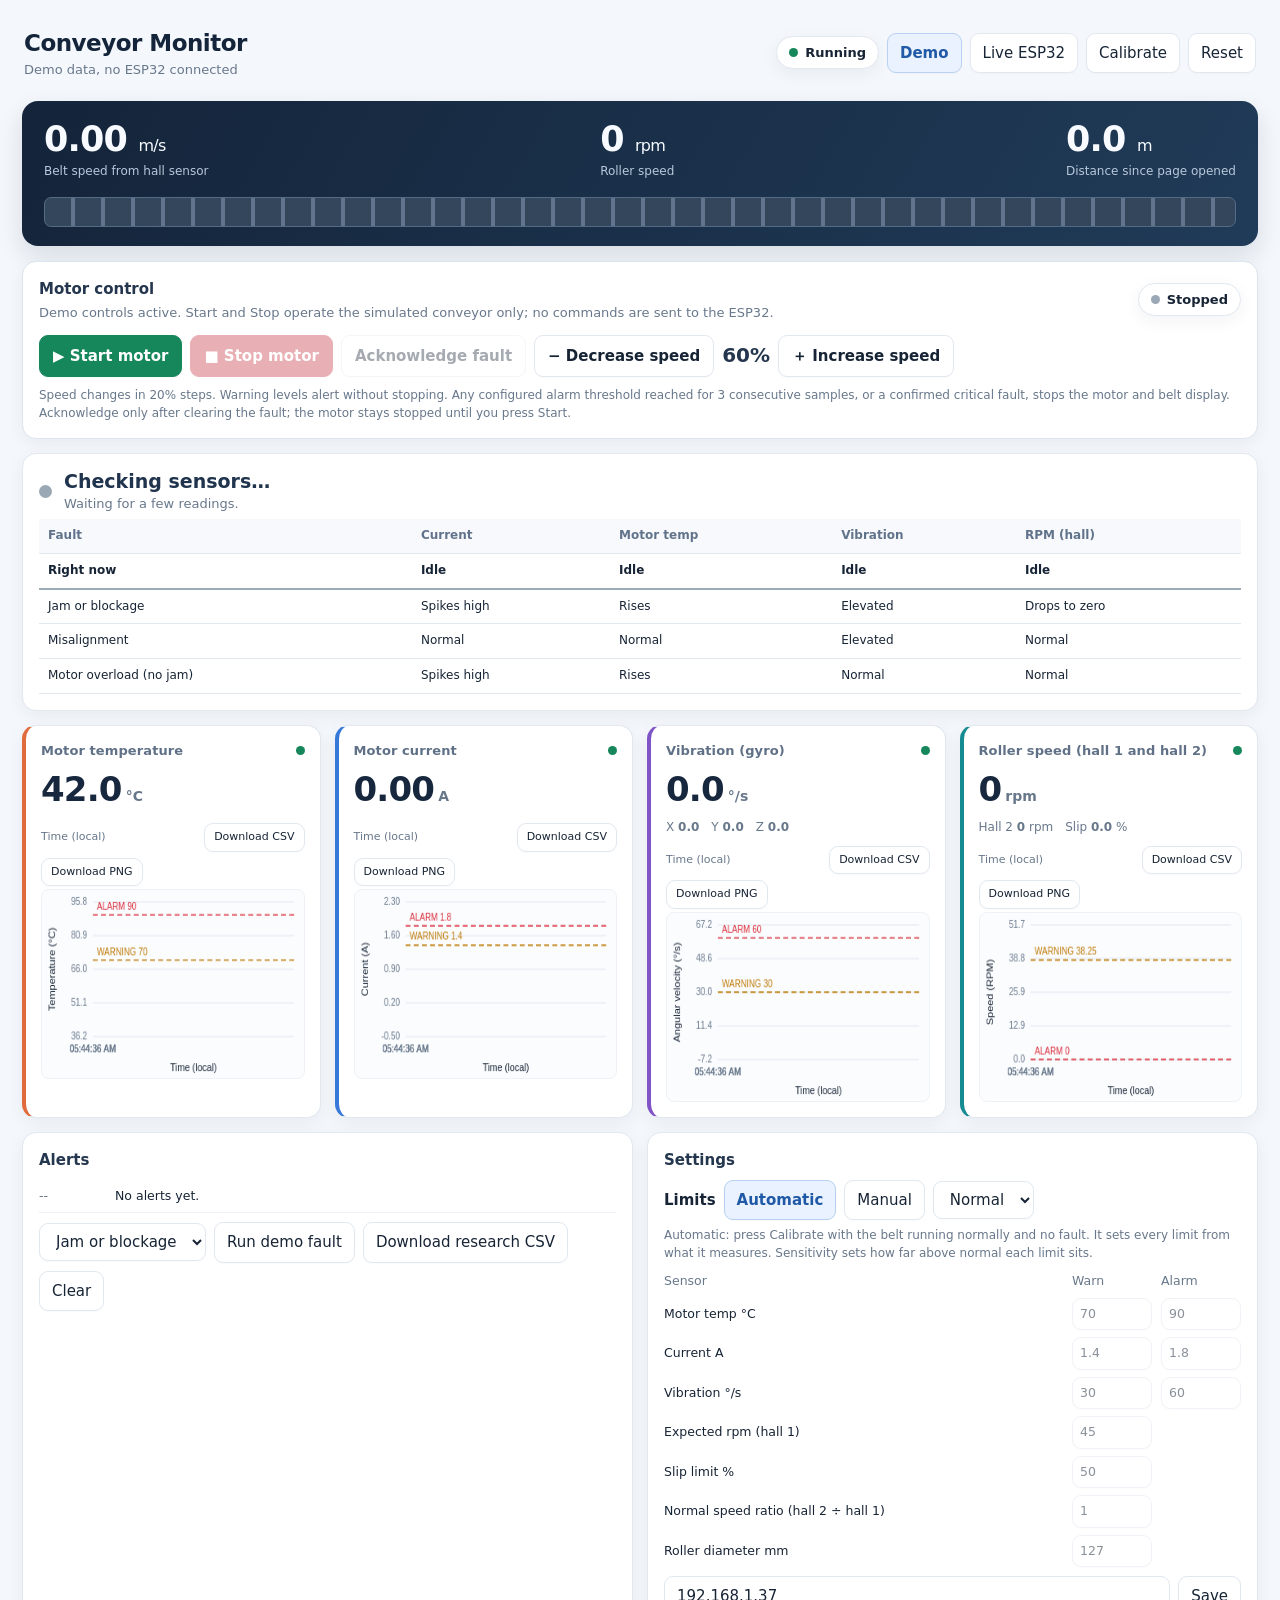
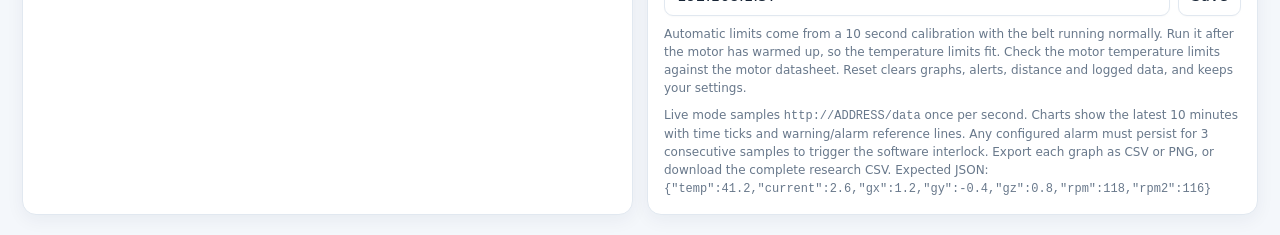
<file: index.html>
<!DOCTYPE html>
<html lang="en">
<head>
<meta charset="utf-8">
<meta name="viewport" content="width=device-width, initial-scale=1">
<title>Conveyor Monitor</title>
<link rel="stylesheet" href="style.css">
</head>
<body>
<header>
  <div>
    <h1>Conveyor Monitor</h1>
    <div class="sub" id="conn">Demo data, no ESP32 connected</div>
  </div>
  <div class="bar">
    <span class="pill" id="state"><span class="dot"></span><span id="stateTxt">Starting</span></span>
    <button id="mDemo" class="on">Demo</button>
    <button id="mLive">Live ESP32</button>
    <button id="cal" title="Run the belt normally and learn its baseline">Calibrate</button>
    <button id="reset" title="Clear graphs, alerts and logged data">Reset</button>
  </div>
</header>

<section id="faultBanner" class="fault-banner" role="alert" aria-live="assertive" hidden>
  <div class="fault-pulse" aria-hidden="true"><span>!</span></div>
  <div class="fault-copy">
    <div class="fault-kicker">CRITICAL SYSTEM ALERT</div>
    <div class="fault-title" id="faultTitle">FAULT DETECTED · MOTOR STOPPED</div>
    <div class="fault-reason" id="faultReason">The conveyor has been stopped automatically.</div>
  </div>
  <div class="fault-actions"><span class="fault-live"><i></i> INTERLOCK ACTIVE</span><span class="fault-hint">Inspect the system, clear the cause, then acknowledge.</span></div>
</section>

<section class="belt" aria-label="Belt status">
  <div class="belt-top">
    <div><div class="big num"><span id="spd">0.00</span> <span style="font-size:16px;font-weight:500">m/s</span></div><div class="lbl">Belt speed from hall sensor</div></div>
    <div><div class="big num"><span id="rpm">0</span> <span style="font-size:16px;font-weight:500">rpm</span></div><div class="lbl">Roller speed</div></div>
    <div><div class="big num"><span id="cnt">0</span> <span style="font-size:16px;font-weight:500">m</span></div><div class="lbl">Distance since page opened</div></div>
  </div>
  <div class="track" id="track"></div>
</section>

<section class="box motor-panel" aria-label="Motor controls">
  <div class="motor-head"><div><h3>Motor control</h3><div class="sub" id="motorStatus">Switch to Live ESP32 to control the physical motor. Demo mode never sends motor commands.</div></div><span class="pill" id="motorPill"><span class="dot"></span><span id="motorPillText">Stopped</span></span></div>
  <div class="motor-actions"><button id="motorStart" class="start-btn">▶ Start motor</button><button id="motorStop" class="stop-btn">■ Stop motor</button><button id="motorAck">Acknowledge fault</button><button id="speedDown">− Decrease speed</button><strong><span id="motorSpeed">60</span>%</strong><button id="speedUp">＋ Increase speed</button></div>
  <div class="note" id="motorNotice">Speed changes in 20% steps. Warning levels alert without stopping. Any configured alarm threshold reached for 3 consecutive samples, or a confirmed critical fault, stops the motor and belt display. Acknowledge only after clearing the fault; the motor stays stopped until you press Start.</div>
</section>

<section class="box dx" aria-live="polite">
  <div class="dxhead"><span class="dot" id="dxDot"></span><div><div class="dxname" id="dxName">Checking sensors…</div><div class="sub" id="dxWhy"></div></div></div>
  <div class="dxchk" id="dxChk"></div>
  <div style="overflow-x:auto"><table id="dxTbl"></table></div>
</section>

<section class="grid">
  <div class="card" id="cTemp" style="--c:var(--c-temp)"><h2>Motor temperature <span class="dot"></span></h2><div class="val num"><span id="vTemp">--</span><small>°C</small></div><div class="chart-meta"><span>Time (local)</span><button data-chart="gTemp" class="csv-chart-btn">Download CSV</button><button data-chart="gTemp" class="png-btn">Download PNG</button></div><canvas id="gTemp"></canvas></div>
  <div class="card" id="cCur" style="--c:var(--c-cur)"><h2>Motor current <span class="dot"></span></h2><div class="val num"><span id="vCur">--</span><small>A</small></div><div class="chart-meta"><span>Time (local)</span><button data-chart="gCur" class="csv-chart-btn">Download CSV</button><button data-chart="gCur" class="png-btn">Download PNG</button></div><canvas id="gCur"></canvas></div>
  <div class="card" id="cVib" style="--c:var(--c-vib)"><h2>Vibration (gyro) <span class="dot"></span></h2><div class="val num"><span id="vVib">--</span><small>°/s</small></div><div class="xyz num"><span>X <b id="gx">0</b></span><span>Y <b id="gy">0</b></span><span>Z <b id="gz">0</b></span></div><div class="chart-meta"><span>Time (local)</span><button data-chart="gVib" class="csv-chart-btn">Download CSV</button><button data-chart="gVib" class="png-btn">Download PNG</button></div><canvas id="gVib"></canvas></div>
  <div class="card" id="cRpm" style="--c:var(--c-spd)"><h2>Roller speed (hall 1 and hall 2) <span class="dot"></span></h2><div class="val num"><span id="vRpm">--</span><small>rpm</small></div><div class="xyz num"><span>Hall 2 <b id="vRpm2">--</b> rpm</span><span>Slip <b id="vSlip">--</b> %</span></div><div class="chart-meta"><span>Time (local)</span><button data-chart="gRpm" class="csv-chart-btn">Download CSV</button><button data-chart="gRpm" class="png-btn">Download PNG</button></div><canvas id="gRpm"></canvas></div>
</section>

<section class="two">
  <div class="box"><h3>Alerts</h3><div id="log"><div><span class="t">--</span><span>No alerts yet.</span></div></div>
    <div class="row"><select id="fsel" aria-label="Demo fault"><option value="jam">Jam or blockage</option><option value="mis">Misalignment</option><option value="over">Motor overload</option></select><button id="fault">Run demo fault</button><button id="csv">Download research CSV</button><button id="clr">Clear</button></div></div>
  <div class="box"><h3>Settings</h3>
    <div class="row" style="margin:0 0 6px"><b>Limits</b><button id="modeAuto">Automatic</button><button id="modeMan">Manual</button><select id="sens" aria-label="Calibration sensitivity"><option value="tight">Tight</option><option value="normal">Normal</option><option value="loose">Loose</option></select></div>
    <div class="note" id="modeNote" style="margin:0 0 10px"></div>
    <div class="set"><span class="h">Sensor</span><span class="h">Warn</span><span class="h">Alarm</span>
      <span>Motor temp °C</span><input id="tw" type="number"><input id="ta" type="number">
      <span>Current A</span><input id="cw" type="number" step="0.1"><input id="ca" type="number" step="0.1">
      <span>Vibration °/s</span><input id="vw" type="number"><input id="va" type="number">
      <span>Expected rpm (hall 1)</span><input id="rn" type="number"><span></span>
      <span>Slip limit %</span><input id="sl" type="number"><span></span>
      <span>Normal speed ratio (hall 2 ÷ hall 1)</span><input id="rr" type="number" step="0.001"><span></span>
      <span>Roller diameter mm</span><input id="dia" type="number"><span></span>
    </div>
    <div class="row"><input id="ip" placeholder="ESP32 address, e.g. 192.168.1.50 (blank = same host)"><button id="save">Save</button></div>
    <div class="note">Automatic limits come from a 10 second calibration with the belt running normally. Run it after the motor has warmed up, so the temperature limits fit. Check the motor temperature limits against the motor datasheet. Reset clears graphs, alerts, distance and logged data, and keeps your settings.</div>
    <div class="note">Live mode samples <code>http://ADDRESS/data</code> once per second. Charts show the latest 10 minutes with time ticks and warning/alarm reference lines. Any configured alarm must persist for 3 consecutive samples to trigger the software interlock. Export each graph as CSV or PNG, or download the complete research CSV. Expected JSON: <code>{"temp":41.2,"current":2.6,"gx":1.2,"gy":-0.4,"gz":0.8,"rpm":118,"rpm2":116}</code></div>
  </div>
</section>

<script src="script.js"></script>
</body>
</html>
</file>
<file: style.css>
:root{
  color-scheme:light;
  --bg:#f4f7fb;--panel:#ffffff;--ink:#172435;--mute:#68788b;--line:#e1e8f0;
  --ok:#16865b;--warn:#bd7800;--bad:#d92d3a;
  --c-temp:#e06b3c;--c-cur:#3679d8;--c-vib:#8054c7;--c-spd:#168b91;
  --belt:#1d2a3a;--belt2:#34465b;--shadow:0 5px 18px rgba(25,45,70,.055)
}
*{box-sizing:border-box}
html,body{margin:0;min-height:100%;background:var(--bg)}
body{color:var(--ink);font:15px/1.48 Inter,ui-sans-serif,system-ui,-apple-system,"Segoe UI",Roboto,sans-serif;padding:22px;max-width:1320px;margin:auto;transition:background .25s ease}
.num{font-variant-numeric:tabular-nums}
header{display:flex;flex-wrap:wrap;gap:14px;align-items:center;justify-content:space-between;margin-bottom:18px;padding:4px 2px}
h1{font-size:23px;letter-spacing:-.5px;margin:0;font-weight:750;color:#14243a}
.sub{color:var(--mute);font-size:13px}
.bar{display:flex;gap:8px;align-items:center;flex-wrap:wrap}
button,input,select{font:inherit;color:var(--ink);background:#fff;border:1px solid var(--line);border-radius:9px;padding:8px 12px;box-shadow:0 1px 2px rgba(20,40,60,.025)}
button{cursor:pointer;transition:transform .15s,border-color .15s,box-shadow .15s}button:hover{border-color:#9aabba;box-shadow:0 3px 10px rgba(25,45,70,.08)}button:active{transform:translateY(1px)}button.on{background:#eaf2ff;color:#2059a6;border-color:#b9d0f2;font-weight:700}
:focus-visible{outline:3px solid #82b4ff;outline-offset:2px}
.pill{display:inline-flex;align-items:center;gap:7px;padding:6px 12px;border-radius:99px;background:#fff;border:1px solid var(--line);font-weight:650;font-size:13px;box-shadow:var(--shadow)}
.dot{width:9px;height:9px;border-radius:50%;background:#9aa8b6;display:inline-block;flex:none}
.s0 .dot,.dot.s0{background:var(--ok)}.s1 .dot,.dot.s1{background:var(--warn)}.s2 .dot,.dot.s2{background:var(--bad)}
.belt{background:linear-gradient(120deg,#14243a,#203b58);border-radius:16px;padding:19px 22px;margin-bottom:15px;color:#f7fbff;box-shadow:0 10px 25px rgba(24,48,76,.13)}
.belt-top{display:flex;justify-content:space-between;flex-wrap:wrap;gap:15px;align-items:baseline}
.belt .big{font-size:35px;font-weight:760;line-height:1.1;letter-spacing:-.8px}.belt .lbl{color:#b8c9db;font-size:12px;margin-top:4px}
.track{height:30px;margin-top:16px;border-radius:7px;background:repeating-linear-gradient(90deg,var(--belt2) 0 26px,#60758d 26px 30px);background-size:30px 100%;border:1px solid #536b84}
.grid{display:grid;grid-template-columns:repeat(auto-fit,minmax(270px,1fr));gap:14px}
.card{background:var(--panel);border:1px solid var(--line);border-radius:14px;padding:15px;border-left:4px solid var(--c);box-shadow:var(--shadow);transition:border-color .2s,box-shadow .2s}
.card.s1{box-shadow:inset 0 0 0 1px #f3c56c,var(--shadow)}.card.s2{box-shadow:inset 0 0 0 1px #f2a0a6,var(--shadow)}
.card h2{font-size:13px;margin:0;font-weight:650;color:#607187;display:flex;justify-content:space-between;align-items:center;letter-spacing:.1px}
.val{font-size:34px;font-weight:760;letter-spacing:-.8px;margin:4px 0 0;color:#17283e}.val small{font-size:14px;color:var(--mute);font-weight:550;margin-left:4px;letter-spacing:0}
canvas{width:100%;height:90px;display:block;margin-top:8px}
.xyz{display:flex;gap:12px;color:var(--mute);font-size:12px;margin-top:5px;flex-wrap:wrap}
.two{display:grid;grid-template-columns:1fr 1fr;gap:14px;margin-top:14px}
@media(max-width:760px){body{padding:13px}.two{grid-template-columns:1fr}header{align-items:flex-start}.belt{padding:17px}.belt .big{font-size:30px}}
.box{background:var(--panel);border:1px solid var(--line);border-radius:14px;padding:16px;box-shadow:var(--shadow)}
.box h3{margin:0 0 9px;font-size:15px;color:#24374e}
#log{max-height:220px;overflow:auto;font-size:12.5px}
#log div{padding:7px 0;border-bottom:1px solid #edf1f5;display:flex;gap:8px;align-items:flex-start}
#log .t{color:var(--mute);min-width:68px;font-variant-numeric:tabular-nums}
.set{display:grid;grid-template-columns:1fr 80px 80px;gap:7px 9px;align-items:center;font-size:12.5px}
.set input{width:100%;padding:6px 7px}
.set .h{color:var(--mute)}
.row{display:flex;gap:8px;margin-top:9px;flex-wrap:wrap;align-items:center}
.row input{flex:1;min-width:140px}
.note{color:var(--mute);font-size:12px;margin-top:9px;line-height:1.5}
.dx{margin-bottom:14px;margin-top:14px}.dxhead{display:flex;gap:12px;align-items:center}.dxname{font-size:19px;font-weight:750;line-height:1.25;color:#20344d}#dxDot{width:13px;height:13px;flex:none}.dxchk{margin:8px 0 10px;font-weight:550;color:#53657a}.dxchk:empty{display:none}
table{border-collapse:collapse;width:100%;min-width:560px;font-size:12px;margin-top:6px}th,td{text-align:left;padding:8px 9px;border-bottom:1px solid var(--line)}th{color:#61738a;font-weight:650;background:#f7f9fc}tr.now td{font-weight:700;border-bottom:2px solid #9aabba}tr.hit td{background:#fff0f1;color:#8f1f2a;font-weight:700}
button:disabled,input:disabled,select:disabled{opacity:.5;cursor:not-allowed}
.motor-panel{margin:14px 0;background:#fff;border-color:#dbe5ef}.motor-head{display:flex;justify-content:space-between;gap:12px;align-items:center}.motor-head h3{margin:0 0 3px}.motor-actions{display:flex;gap:8px;align-items:center;flex-wrap:wrap;margin-top:13px}.motor-actions strong{font-size:20px;font-variant-numeric:tabular-nums;color:#24374e}.motor-actions button{font-weight:650;padding:9px 13px}.start-btn{background:#16865b;color:#fff;border-color:#16865b}.stop-btn{background:#c52f3c;color:#fff;border-color:#c52f3c}.motor-actions button:disabled{opacity:.38}.chart-meta{display:flex;justify-content:flex-start;align-items:center;flex-wrap:wrap;gap:6px;color:var(--mute);font-size:11px;margin-top:9px}.chart-meta span{margin-right:auto}.chart-meta button{font-size:11px;padding:5px 9px;flex:0 0 auto;white-space:nowrap}canvas{height:190px!important;margin-top:3px;background:#fbfcfe;border:1px solid #eef2f6;border-radius:8px}.card{min-width:0}.motor-head .pill{white-space:nowrap}
/* High-visibility fault state */
.fault-banner{display:flex;align-items:center;gap:16px;margin:0 0 16px;padding:16px 18px;border:2px solid #e12d3c;border-radius:14px;background:linear-gradient(105deg,#fff0f1,#fff8f8 62%,#fff);box-shadow:0 0 0 4px rgba(225,45,60,.08),0 8px 24px rgba(190,25,42,.12);color:#7f1722;animation:faultGlow 1.25s ease-in-out infinite}
.fault-banner[hidden]{display:none!important}
.fault-pulse{width:46px;height:46px;flex:none;border-radius:50%;display:grid;place-items:center;background:#d92d3a;color:white;font-size:29px;font-weight:850;box-shadow:0 0 0 0 rgba(217,45,58,.42);animation:faultPulse 1.1s ease-out infinite}
.fault-copy{min-width:0;flex:1}.fault-kicker{font-size:10px;font-weight:850;letter-spacing:1.5px;color:#bd2634}.fault-title{font-size:18px;font-weight:900;letter-spacing:.25px;line-height:1.25;margin:2px 0 3px}.fault-reason{font-size:13px;color:#762a32}.fault-actions{display:flex;flex-direction:column;gap:5px;align-items:flex-end;text-align:right}.fault-live{font-size:10px;font-weight:900;letter-spacing:.8px;color:#b51f2c;white-space:nowrap}.fault-live i{display:inline-block;width:8px;height:8px;background:#d92d3a;border-radius:50%;margin-right:5px;animation:dotBlink .8s steps(2,end) infinite}.fault-hint{font-size:11px;color:#8c4a50;max-width:230px}
body.fault-active{background:#fff7f7;box-shadow:inset 0 0 0 5px rgba(217,45,58,.16);animation:pageAlert 1.25s ease-in-out infinite}
body.fault-active .belt{border:2px solid #df3442;box-shadow:0 0 0 4px rgba(217,45,58,.09),0 10px 25px rgba(24,48,76,.13)}
body.fault-active #motorPill{background:#fff0f1;border-color:#e59aa1;color:#a21f2b}
@keyframes faultGlow{0%,100%{box-shadow:0 0 0 3px rgba(225,45,60,.06),0 7px 18px rgba(190,25,42,.08)}50%{box-shadow:0 0 0 7px rgba(225,45,60,.13),0 9px 26px rgba(190,25,42,.17)}}
@keyframes faultPulse{0%{box-shadow:0 0 0 0 rgba(217,45,58,.42)}75%,100%{box-shadow:0 0 0 13px rgba(217,45,58,0)}}
@keyframes dotBlink{50%{opacity:.2}}
@keyframes pageAlert{0%,100%{box-shadow:inset 0 0 0 3px rgba(217,45,58,.07)}50%{box-shadow:inset 0 0 0 5px rgba(217,45,58,.19)}}
@media(max-width:680px){.fault-banner{align-items:flex-start;gap:11px;padding:13px}.fault-pulse{width:38px;height:38px;font-size:24px}.fault-title{font-size:15px}.fault-actions{display:none}.motor-head{align-items:flex-start;flex-direction:column}}
@media(prefers-reduced-motion:reduce){*,*::before,*::after{animation:none!important;scroll-behavior:auto!important}.track{animation:none!important}}
</file>
